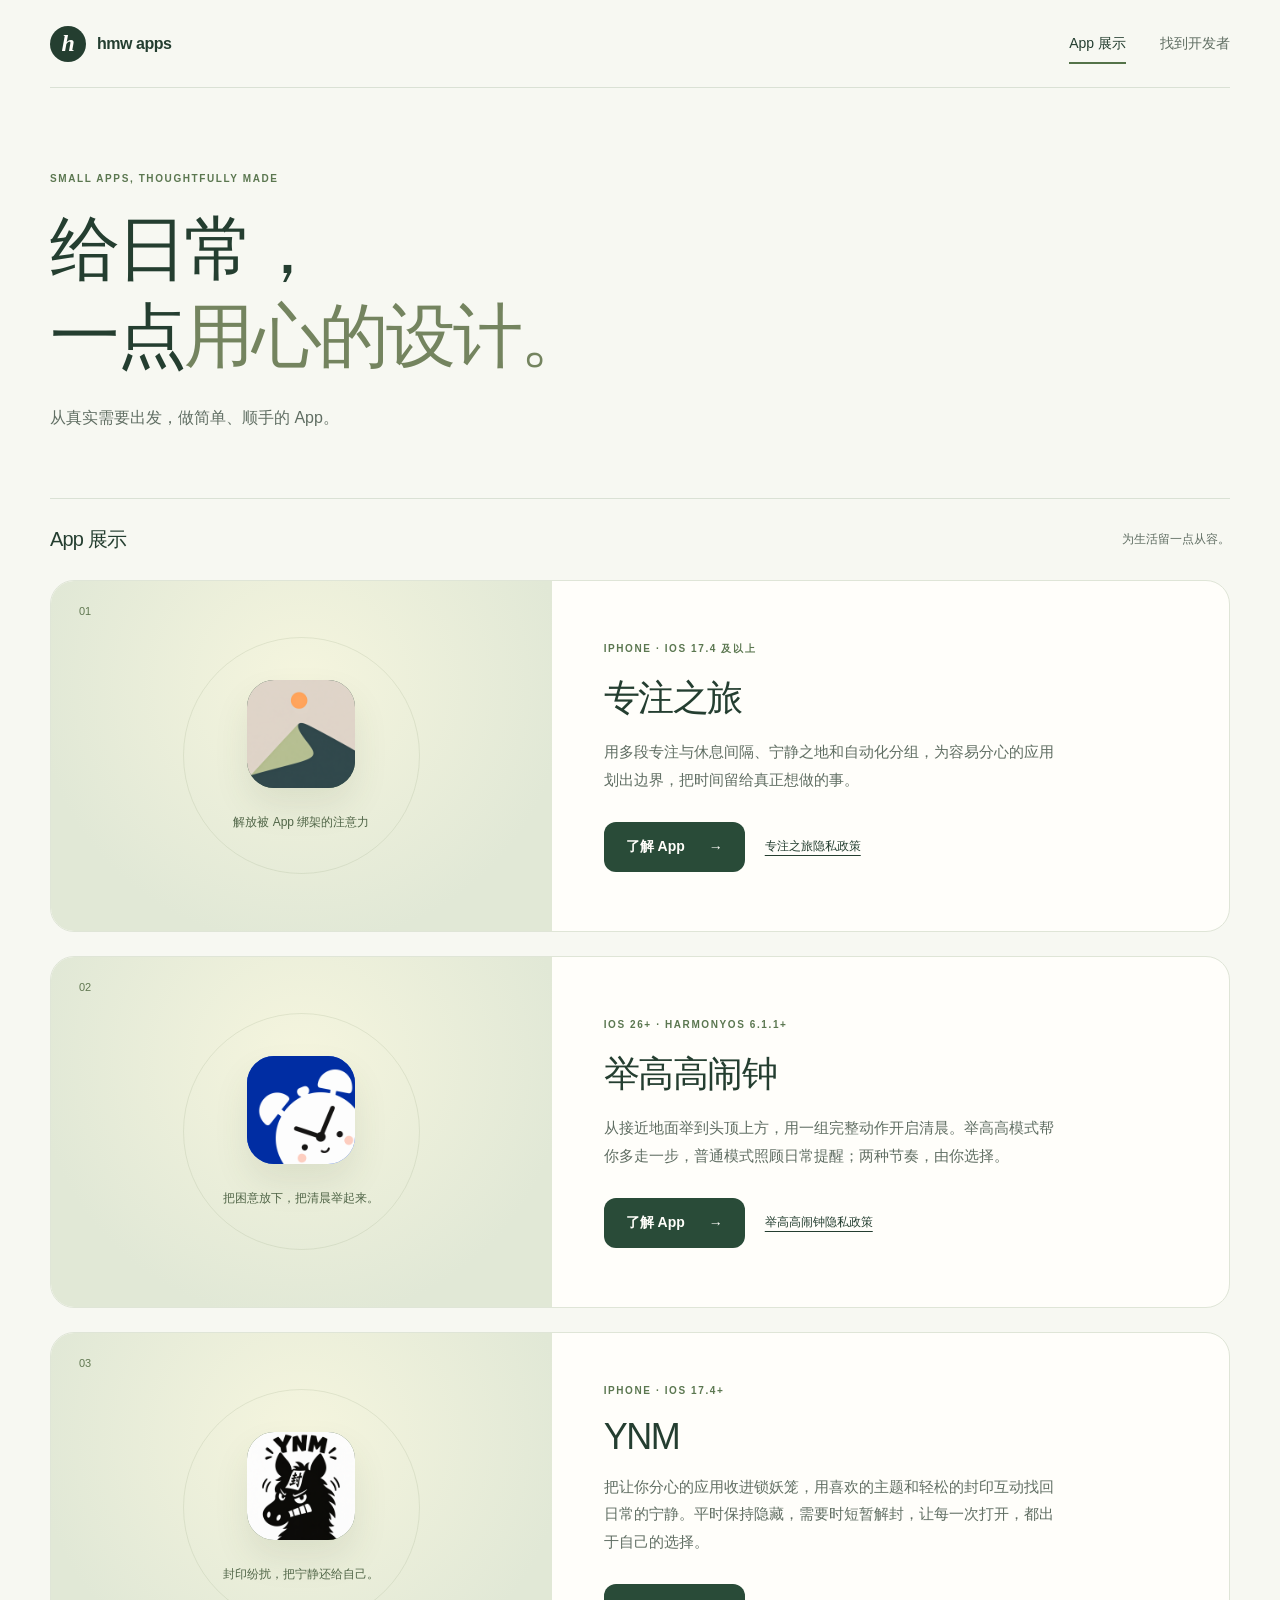
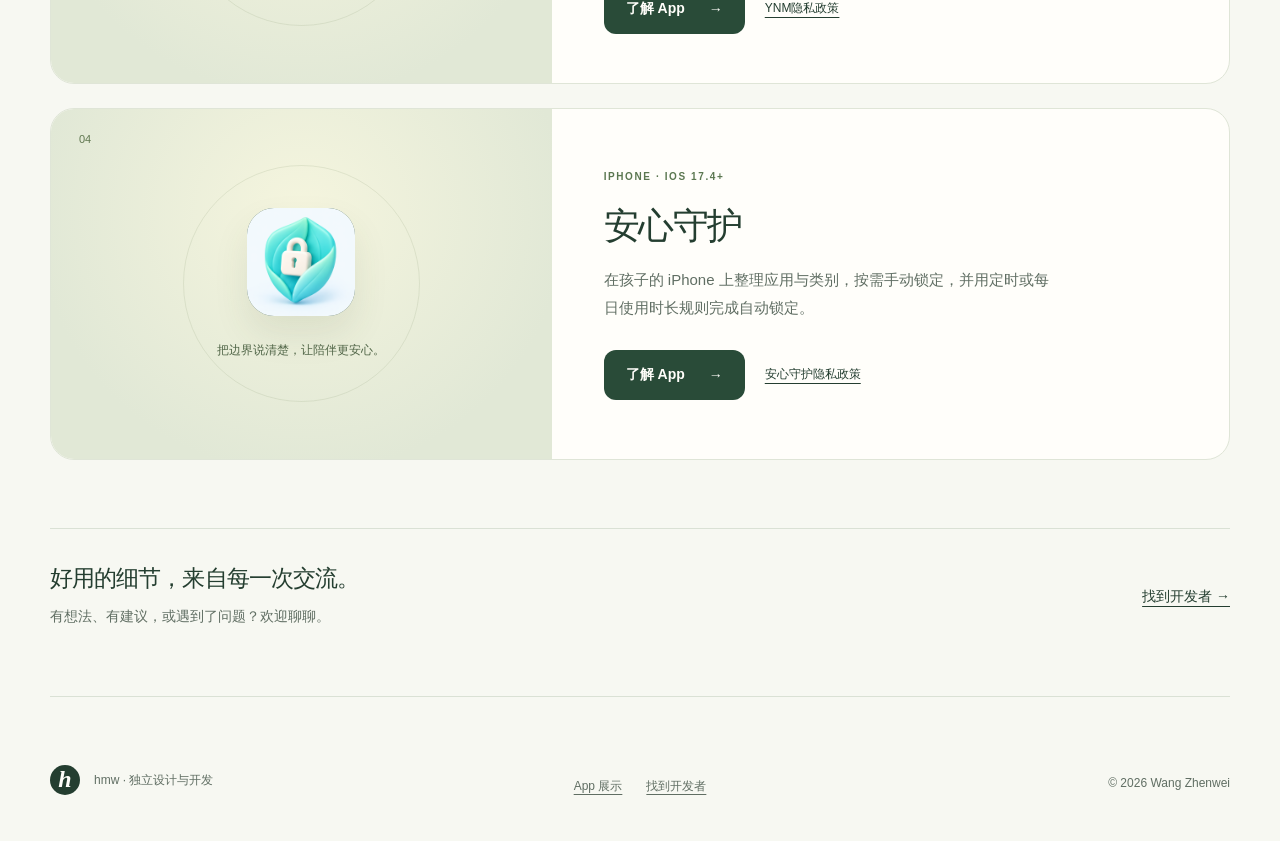
<file: index.html>
<!doctype html>
<html lang="zh-CN">
<head>
<meta charset="UTF-8"><meta name="viewport" content="width=device-width, initial-scale=1.0">
<meta name="description" content="hmw 的独立应用作品。了解功能、前往下载，或查看每款 App 的独立隐私政策。"><meta name="theme-color" content="#f7f8f2">
<title>App 展示 · hmw</title>
<link rel="icon" href="./assets/favicon.svg" type="image/svg+xml">
<link rel="stylesheet" href="./assets/styles.css"><link rel="stylesheet" href="./assets/public.css">
<script type="module" src="./assets/site.js"></script>
</head>
<body data-page="home" class="public-page">
<a class="skip-link" href="#main-content">跳到主要内容</a>
<header class="site-header"><a class="brand" href="./"><span class="brand-mark" aria-hidden="true">h</span><span>hmw apps</span></a><nav class="site-nav" aria-label="主导航"><a aria-current="page" class="is-active" href="./">App 展示</a><a  href="./support/">找到开发者</a></nav></header>
<main id="main-content">
<section class="gallery-intro shell"><p class="kicker">SMALL APPS, THOUGHTFULLY MADE</p><h1>给日常，<br>一点<span>用心的设计。</span></h1><p>从真实需要出发，做简单、顺手的 App。</p></section>
<section class="gallery-products shell" id="apps" aria-labelledby="apps-title"><div class="gallery-heading"><h2 id="apps-title">App 展示</h2><span>为生活留一点从容。</span></div><div data-app-grid class="gallery-grid"></div><noscript><p>请启用 JavaScript 查看应用列表。</p></noscript></section>
<section class="gallery-contact shell"><div><h2>好用的细节，来自每一次交流。</h2><p>有想法、有建议，或遇到了问题？欢迎聊聊。</p></div><a class="text-link" href="./support/">找到开发者 →</a></section></main>
<footer class="site-footer shell"><div><span class="brand-mark brand-mark-small" aria-hidden="true">h</span><p>hmw · 独立设计与开发</p></div><div class="footer-links"><a href="./">App 展示</a><a href="./support/">找到开发者</a></div><p>© <span data-current-year></span> Wang Zhenwei</p></footer>
</body></html>
</file>
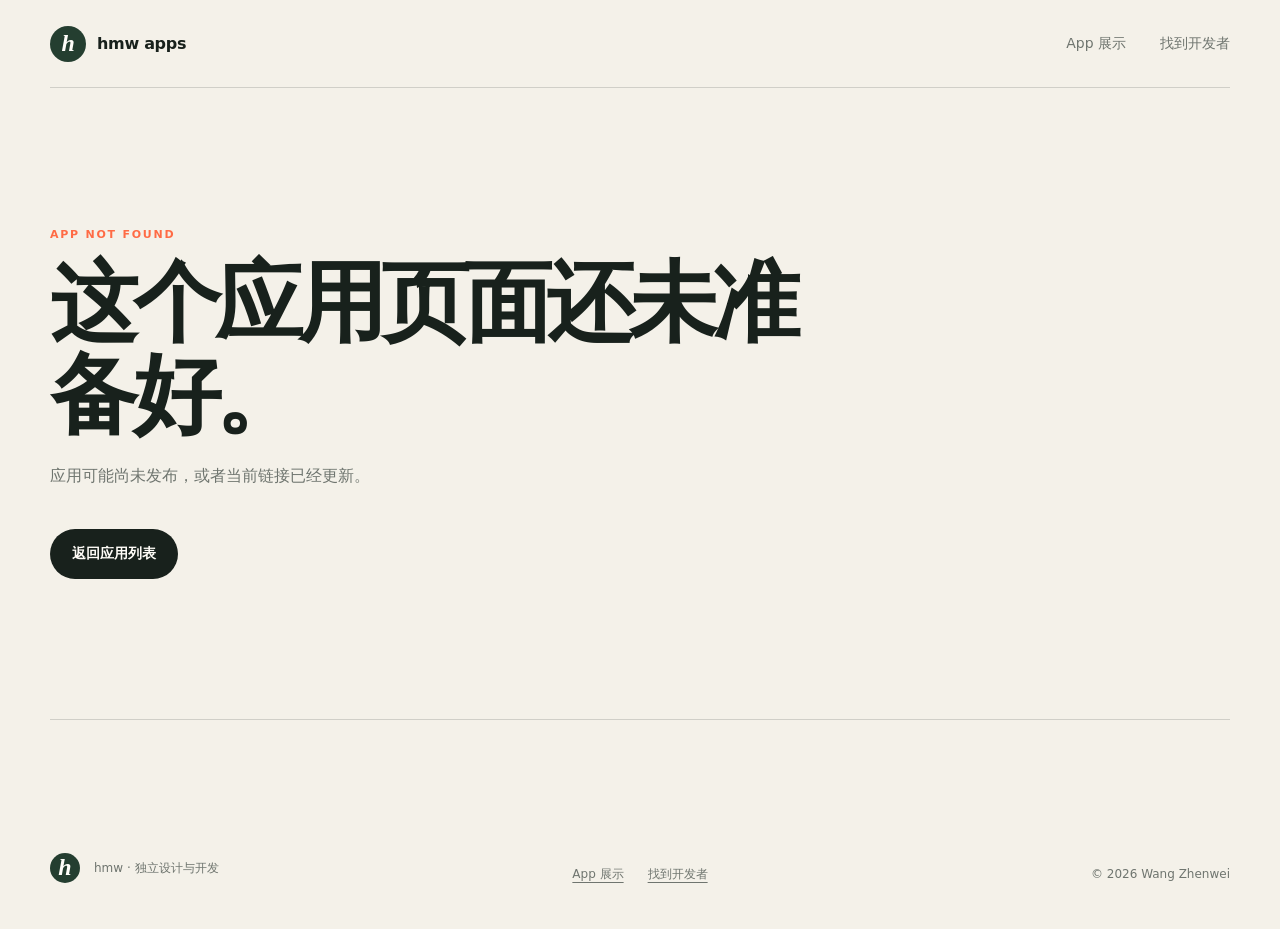
<file: app/index.html>
<!doctype html>
<html lang="zh-CN">
  <head>
    <meta charset="UTF-8" />
    <meta name="viewport" content="width=device-width, initial-scale=1.0" />
    <meta name="theme-color" content="#f6f3ec" />
    <title>应用 · HMW Apps</title>
    <link rel="icon" href="../assets/favicon.svg" type="image/svg+xml" />
    <link rel="stylesheet" href="../assets/styles.css" />
    <link rel="stylesheet" href="../assets/public.css" />
    <script type="module" src="../assets/site.js"></script>
  </head>
  <body data-page="app">
    <header class="site-header"><a class="brand" href="../"><span class="brand-mark" aria-hidden="true">h</span><span>hmw apps</span></a><nav class="site-nav" aria-label="主导航"><a  href="../">App 展示</a><a  href="../support/">找到开发者</a></nav></header>
    <main data-app-detail><noscript><p class="shell">请启用 JavaScript 以查看应用介绍与下载入口。</p></noscript></main>
    <footer class="site-footer shell"><div><span class="brand-mark brand-mark-small" aria-hidden="true">h</span><p>hmw · 独立设计与开发</p></div><div class="footer-links"><a href="../">App 展示</a><a href="../support/">找到开发者</a></div><p>© <span data-current-year></span> Wang Zhenwei</p></footer>
  </body>
</html>
</file>
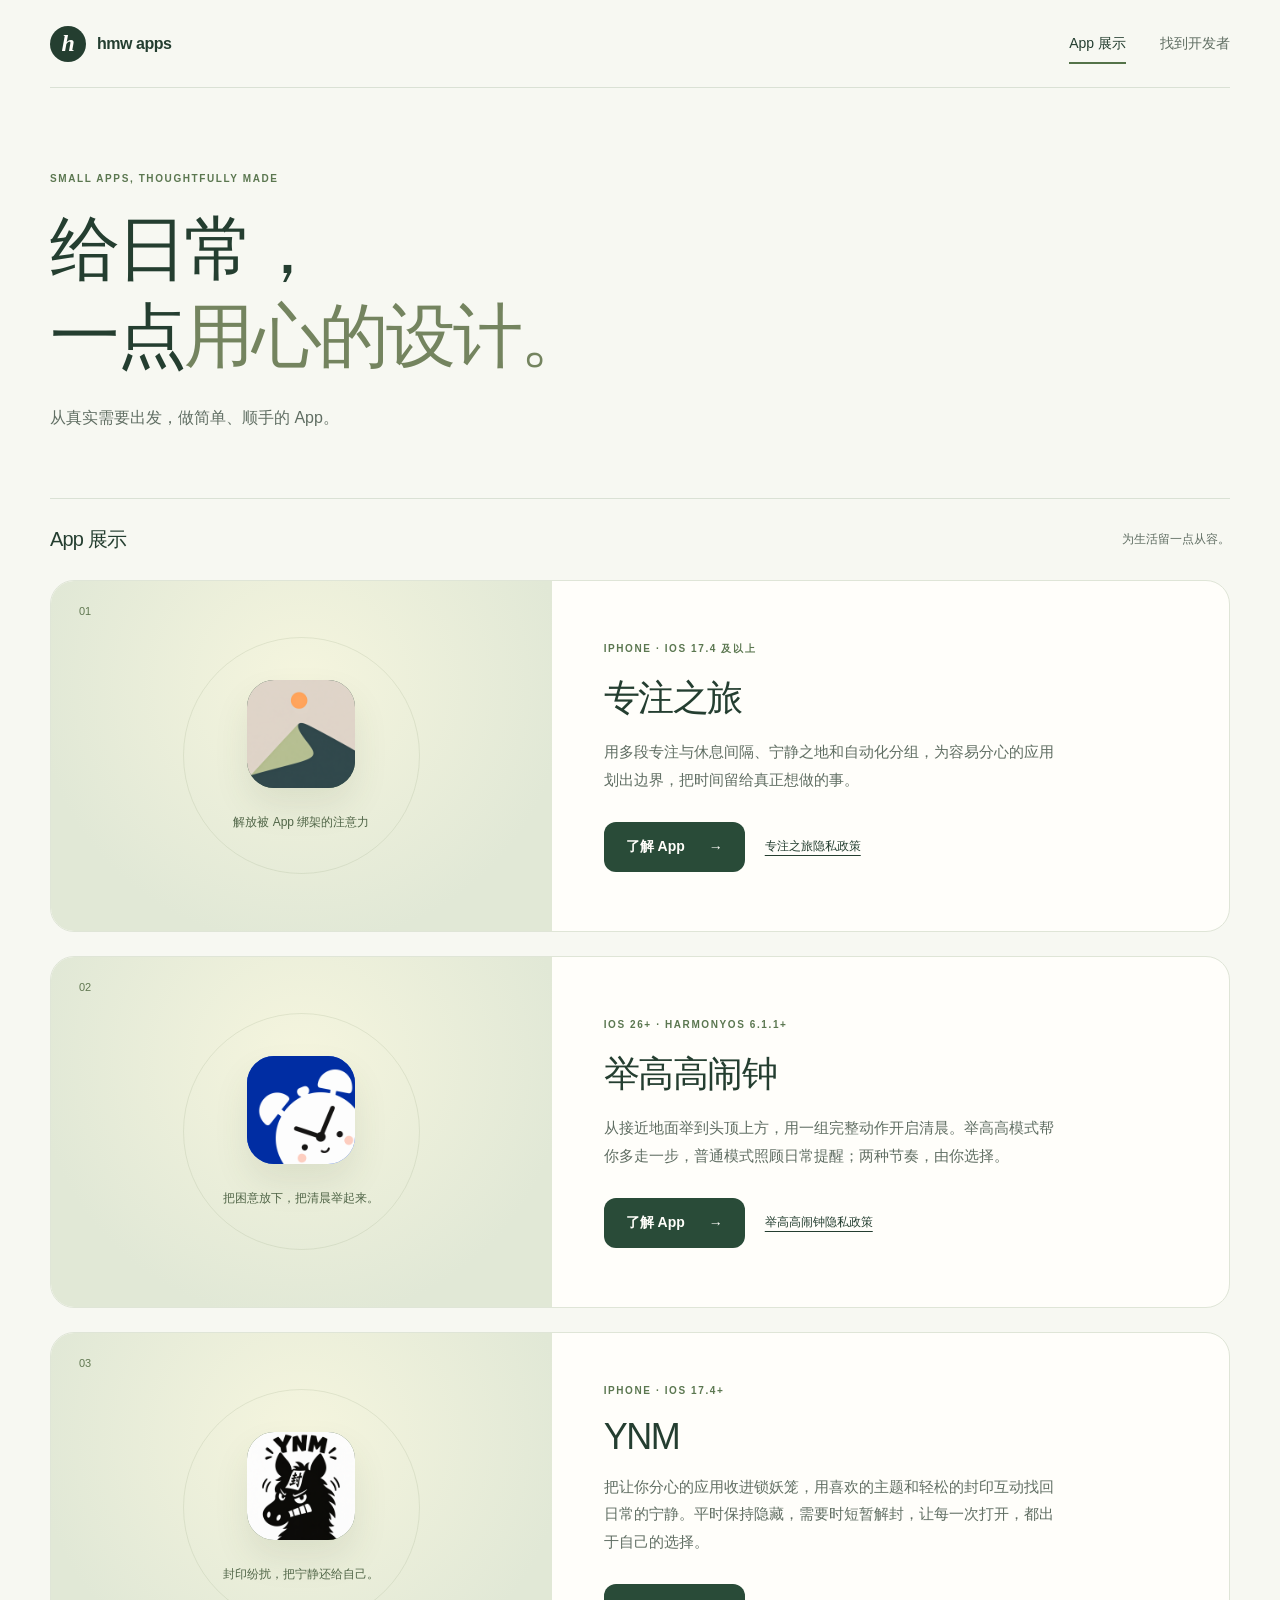
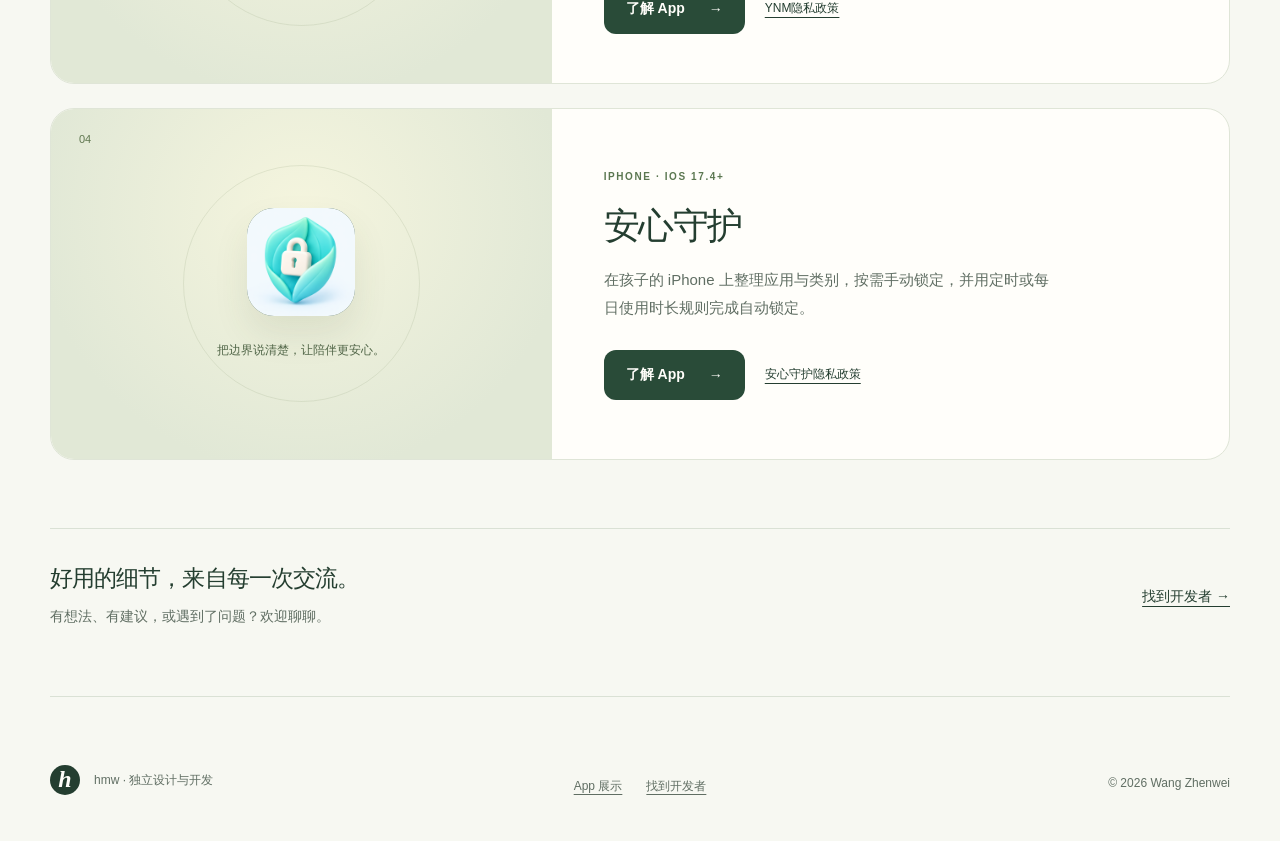
<file: privacy/index.html>
<!doctype html>
<html lang="zh-CN">
<head>
<meta charset="UTF-8"><meta name="viewport" content="width=device-width, initial-scale=1.0">
<meta name="description" content="每款 App 使用自己的隐私政策。"><meta name="theme-color" content="#f7f8f2">
<title>App 隐私政策 · hmw</title>
<link rel="icon" href="../assets/favicon.svg" type="image/svg+xml">
<link rel="stylesheet" href="../assets/styles.css"><link rel="stylesheet" href="../assets/public.css">
<script type="module" src="../assets/site.js"></script>
</head>
<body data-page="privacy" class="public-page">
<a class="skip-link" href="#main-content">跳到主要内容</a>
<header class="site-header"><a class="brand" href="../"><span class="brand-mark" aria-hidden="true">h</span><span>hmw apps</span></a><nav class="site-nav" aria-label="主导航"><a  href="../">App 展示</a><a  href="../support/">找到开发者</a></nav></header>
<main id="main-content"><div class="policy-layout shell"><aside class="policy-aside"><p class="kicker" data-privacy-name>APP PRIVACY</p><h1>隐私政策</h1><p>最后更新：<span data-privacy-updated>—</span></p><nav class="policy-switcher" data-privacy-apps aria-label="返回应用"></nav></aside><article class="policy-content" data-privacy-content><div class="policy-lead"><span aria-hidden="true">◌</span><p data-privacy-summary></p></div></article></div><noscript><p class="shell">请启用 JavaScript 查看所选 App 的独立政策。<a href="../#apps">返回 App 展示</a></p></noscript></main>
<footer class="site-footer shell"><div><span class="brand-mark brand-mark-small" aria-hidden="true">h</span><p>hmw · 独立设计与开发</p></div><div class="footer-links"><a href="../">App 展示</a><a href="../support/">找到开发者</a></div><p>© <span data-current-year></span> Wang Zhenwei</p></footer>
</body></html>
</file>
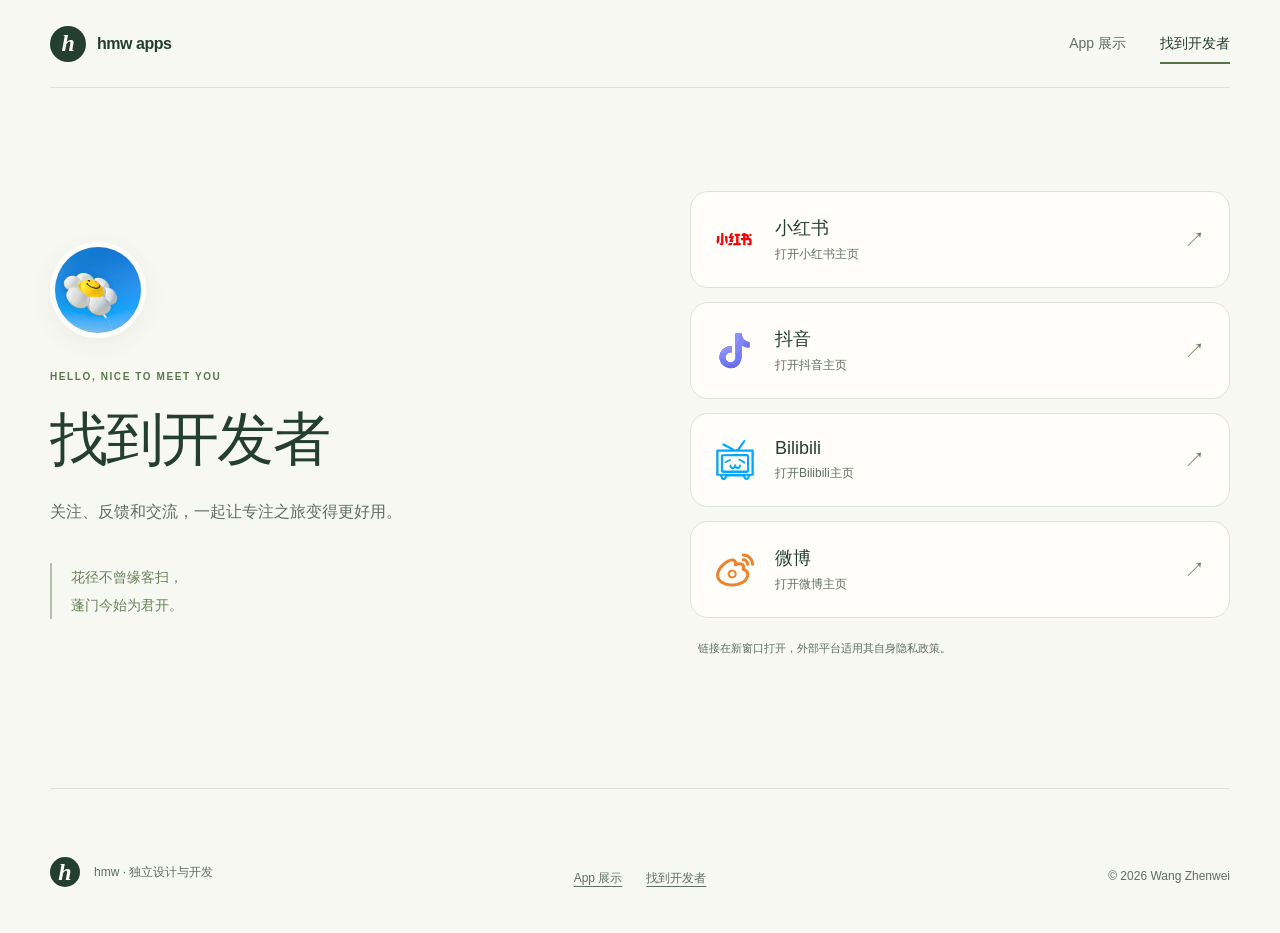
<file: support/index.html>
<!doctype html>
<html lang="zh-CN">
<head>
<meta charset="UTF-8"><meta name="viewport" content="width=device-width, initial-scale=1.0">
<meta name="description" content="关注、反馈和交流，一起让专注之旅变得更好用。小红书、抖音、Bilibili、微博。"><meta name="theme-color" content="#f7f8f2">
<title>找到开发者 · hmw</title>
<link rel="icon" href="../assets/favicon.svg" type="image/svg+xml">
<link rel="stylesheet" href="../assets/styles.css"><link rel="stylesheet" href="../assets/public.css">
<script type="module" src="../assets/site.js"></script>
</head>
<body data-page="developer" class="public-page">
<a class="skip-link" href="#main-content">跳到主要内容</a>
<header class="site-header"><a class="brand" href="../"><span class="brand-mark" aria-hidden="true">h</span><span>hmw apps</span></a><nav class="site-nav" aria-label="主导航"><a  href="../">App 展示</a><a aria-current="page" class="is-active" href="../support/">找到开发者</a></nav></header>
<main id="main-content">
<section class="developer-layout shell"><div class="developer-intro"><img class="developer-portrait" src="../assets/developer/portrait.jpg" width="96" height="96" alt="开发者头像"><p class="kicker">HELLO, NICE TO MEET YOU</p><h1>找到开发者</h1><p>关注、反馈和交流，一起让专注之旅变得更好用。</p><div class="developer-poem">花径不曾缘客扫，<br>蓬门今始为君开。</div></div><div><nav class="social-list" aria-label="开发者社交媒体">
<a class="social-card" href="https://www.xiaohongshu.com/user/profile/5d416e1d00000000160105f4" target="_blank" rel="noopener noreferrer"><img src="../assets/developer/xhs.svg" alt="" width="40" height="40"><span><strong>小红书</strong><small>打开小红书主页</small></span><span class="social-arrow" aria-hidden="true">↗</span><span class="sr-only">（新窗口打开）</span></a>
<a class="social-card" href="https://v.douyin.com/5BhLLLYTU9A/" target="_blank" rel="noopener noreferrer"><img src="../assets/developer/tiktok.svg" alt="" width="40" height="40"><span><strong>抖音</strong><small>打开抖音主页</small></span><span class="social-arrow" aria-hidden="true">↗</span><span class="sr-only">（新窗口打开）</span></a>
<a class="social-card" href="https://b23.tv/kiXKQAC" target="_blank" rel="noopener noreferrer"><img src="../assets/developer/bilibili.svg" alt="" width="40" height="40"><span><strong>Bilibili</strong><small>打开Bilibili主页</small></span><span class="social-arrow" aria-hidden="true">↗</span><span class="sr-only">（新窗口打开）</span></a>
<a class="social-card" href="https://weibo.com/u/2357362087" target="_blank" rel="noopener noreferrer"><img src="../assets/developer/weibo.svg" alt="" width="40" height="40"><span><strong>微博</strong><small>打开微博主页</small></span><span class="social-arrow" aria-hidden="true">↗</span><span class="sr-only">（新窗口打开）</span></a>
</nav><p class="social-note">链接在新窗口打开，外部平台适用其自身隐私政策。</p></div></section></main>
<footer class="site-footer shell"><div><span class="brand-mark brand-mark-small" aria-hidden="true">h</span><p>hmw · 独立设计与开发</p></div><div class="footer-links"><a href="../">App 展示</a><a href="../support/">找到开发者</a></div><p>© <span data-current-year></span> Wang Zhenwei</p></footer>
</body></html>
</file>
<file: assets/styles.css>
:root {
  --paper: #f4f1e9;
  --ink: #18211c;
  --muted: #6f756f;
  --line: rgba(24, 33, 28, 0.16);
  --soft: #e8e4da;
  --orange: #ff6b45;
  --green: #173d2c;
  --white: #fffdf8;
  --shell: min(1180px, calc(100vw - 64px));
}

* { box-sizing: border-box; }
html { scroll-behavior: smooth; }
body { margin: 0; color: var(--ink); background: var(--paper); font-family: "DM Sans", "Noto Sans SC", system-ui, sans-serif; -webkit-font-smoothing: antialiased; }
a { color: inherit; }
img { display: block; max-width: 100%; }
.shell { width: var(--shell); margin-inline: auto; }

.site-header { width: var(--shell); height: 88px; margin: 0 auto; display: flex; align-items: center; justify-content: space-between; border-bottom: 1px solid var(--line); }
.brand { display: inline-flex; align-items: center; gap: 11px; font-weight: 600; text-decoration: none; letter-spacing: -.02em; }
.brand-mark { display: grid; flex-shrink: 0; width: 36px; height: 36px; place-items: center; border-radius: 50%; color: #fffefa; background: #243e30; font-family: Georgia, serif; font-size: 24px; font-style: italic; font-weight: 600; }
.brand-mark-small { width: 30px; height: 30px; }
.site-nav { display: flex; gap: 34px; font-size: 14px; }
.site-nav a { position: relative; color: var(--muted); text-decoration: none; }
.site-nav a:hover, .site-nav a.is-active { color: var(--ink); }
.site-nav a.is-active::after { content: ""; position: absolute; right: 0; bottom: -10px; left: 0; height: 2px; background: var(--orange); }

.hero { position: relative; min-height: 680px; padding: 110px 0 90px; overflow: hidden; }
.eyebrow, .kicker { text-transform: uppercase; letter-spacing: .16em; font-size: 11px; font-weight: 600; }
.eyebrow { display: flex; align-items: center; gap: 10px; color: var(--muted); }
.eyebrow span { width: 7px; height: 7px; border-radius: 50%; background: var(--orange); }
.hero h1 { position: relative; z-index: 1; max-width: 820px; margin: 28px 0 26px; font-size: clamp(56px, 7.4vw, 104px); line-height: 1.04; letter-spacing: -.07em; font-weight: 600; }
.hero h1 em { color: var(--orange); font-style: normal; }
.hero-copy { max-width: 530px; margin: 0; color: var(--muted); font-size: 17px; line-height: 1.8; }
.hero-actions { display: flex; align-items: center; gap: 28px; margin-top: 36px; }
.button { display: inline-flex; min-height: 50px; padding: 0 22px; align-items: center; justify-content: center; gap: 24px; border: 0; border-radius: 100px; text-decoration: none; font-size: 14px; font-weight: 600; }
.button-primary { color: var(--white); background: var(--ink); }
.button-primary:hover { background: var(--orange); }
.button-muted { color: var(--muted); background: var(--soft); }
.text-link { text-underline-offset: 5px; font-size: 14px; font-weight: 500; }
.hero-orbit { position: absolute; right: 0; bottom: 60px; width: 450px; height: 450px; }
.orbit-ring { position: absolute; inset: 20px; border: 1px solid var(--line); border-radius: 50%; }
.orbit-ring::before, .orbit-ring::after { content: ""; position: absolute; border: 1px solid var(--line); border-radius: 50%; }
.orbit-ring::before { inset: 60px; }.orbit-ring::after { inset: 130px; background: var(--orange); border: 0; }
.orbit-card { position: absolute; z-index: 2; width: 118px; height: 142px; padding: 18px; display: flex; flex-direction: column; justify-content: space-between; background: rgba(255,253,248,.85); border: 1px solid rgba(255,255,255,.7); border-radius: 16px; box-shadow: 0 24px 60px rgba(24,33,28,.12); backdrop-filter: blur(12px); }
.orbit-card span { color: var(--muted); font-size: 12px; }.orbit-card strong { font-size: 34px; font-weight: 500; }
.orbit-card-a { top: 30px; right: 42px; transform: rotate(8deg); }.orbit-card-b { bottom: 32px; left: 8px; transform: rotate(-9deg); }
.orbit-dot { position: absolute; top: 48%; left: 4px; width: 10px; height: 10px; background: var(--green); border-radius: 50%; }

.apps-section { padding: 100px 0 120px; border-top: 1px solid var(--line); }
.section-heading { display: flex; justify-content: space-between; align-items: end; gap: 32px; margin-bottom: 54px; }
.kicker { margin: 0 0 16px; color: var(--orange); }
.section-heading h2, .principles h2, .policy-aside h1, .feature-section h2 { margin: 0; font-size: clamp(38px, 5vw, 64px); line-height: 1.08; letter-spacing: -.055em; font-weight: 600; }
.section-heading > p { max-width: 350px; margin: 0; color: var(--muted); line-height: 1.7; }
.app-grid { display: grid; grid-template-columns: repeat(3, 1fr); gap: 18px; }
.app-card { min-height: 450px; padding: 26px; display: flex; flex-direction: column; background: var(--white); border: 1px solid var(--line); border-radius: 22px; transition: transform .25s ease, box-shadow .25s ease; }
.app-card:hover { transform: translateY(-5px); box-shadow: 0 20px 60px rgba(24,33,28,.08); }
.app-card-top { display: flex; align-items: start; justify-content: space-between; }
.app-icon { display: grid; width: 82px; height: 82px; place-items: center; overflow: hidden; border-radius: 22px; color: white; background: var(--accent); font-size: 24px; font-weight: 700; box-shadow: inset 0 0 0 1px rgba(0,0,0,.06); }
.app-icon img { width: 100%; height: 100%; object-fit: cover; }
.app-number, .empty-index { color: var(--muted); font-size: 11px; letter-spacing: .14em; }
.app-card-body { margin: auto 0 26px; }.app-platform { color: var(--orange) !important; font-size: 11px !important; text-transform: uppercase; letter-spacing: .12em; font-weight: 600; }
.app-card h3 { margin: 10px 0; font-size: 28px; letter-spacing: -.04em; }.app-card p { margin: 0; color: var(--muted); font-size: 14px; line-height: 1.7; }
.card-link { padding-top: 18px; display: flex; justify-content: space-between; border-top: 1px solid var(--line); font-size: 13px; font-weight: 600; text-decoration: none; }
.empty-state { grid-column: 1 / -1; min-height: 250px; padding: 36px; display: grid; grid-template-columns: auto 1fr auto; gap: 28px; align-items: center; border: 1px dashed var(--line); border-radius: 22px; }
.empty-symbol { display: grid; width: 72px; height: 72px; place-items: center; color: var(--orange); background: var(--white); border-radius: 50%; font-size: 22px; }
.empty-state h3 { margin: 0 0 8px; font-size: 26px; }.empty-state p { margin: 0; color: var(--muted); }

.principles { padding: 110px 0; display: grid; grid-template-columns: .9fr 1.1fr; gap: 90px; border-top: 1px solid var(--line); }
.principle-list article { padding: 28px 0; display: grid; grid-template-columns: 56px 1fr; border-bottom: 1px solid var(--line); }
.principle-list article:first-child { border-top: 1px solid var(--line); }.principle-list span { color: var(--orange); font-size: 12px; }
.principle-list h3 { margin: 0 0 8px; font-size: 20px; }.principle-list p { margin: 0; color: var(--muted); line-height: 1.7; }

.site-footer { min-height: 210px; padding: 46px 0; display: grid; grid-template-columns: 1fr auto 1fr; align-items: end; gap: 40px; border-top: 1px solid var(--line); color: var(--muted); font-size: 12px; }
.site-footer > div:first-child { display: flex; align-items: center; gap: 14px; }.site-footer p { margin: 0; line-height: 1.5; }.site-footer > p { text-align: right; }
.footer-links { display: flex; gap: 24px; }.footer-links a { text-underline-offset: 4px; }

.app-hero { min-height: 680px; padding: 90px 0; display: grid; grid-template-columns: 1fr 1fr; align-items: center; gap: 80px; }
.app-icon-large { width: 112px; height: 112px; margin-bottom: 38px; border-radius: 28px; font-size: 32px; }
.app-hero h1 { margin: 4px 0 6px; font-size: clamp(60px, 8vw, 108px); line-height: 1; letter-spacing: -.07em; }
.app-tagline { margin: 0 0 24px !important; color: var(--ink) !important; font-size: 26px !important; }.app-hero-copy > p { max-width: 520px; color: var(--muted); line-height: 1.8; }
.device-stage { min-height: 540px; display: grid; place-items: center; border-radius: 50%; background: color-mix(in srgb, var(--accent), transparent 78%); }
.device { width: 250px; height: 505px; padding: 10px; position: relative; border: 3px solid var(--ink); border-radius: 48px; background: var(--ink); transform: rotate(5deg); box-shadow: 28px 38px 70px rgba(24,33,28,.2); }
.device-screen { width: 100%; height: 100%; display: grid; place-items: center; border-radius: 37px; color: white; background: var(--accent); font-size: 38px; font-weight: 700; }.device-island { position: absolute; z-index: 2; top: 20px; left: 50%; width: 80px; height: 22px; border-radius: 20px; background: var(--ink); transform: translateX(-50%); }
.feature-section { padding: 110px 0; border-top: 1px solid var(--line); }.feature-grid { display: grid; grid-template-columns: repeat(3, 1fr); gap: 18px; }.feature-card { min-height: 260px; padding: 28px; border-radius: 20px; background: var(--white); }.feature-card > span { color: var(--orange); font-size: 12px; }.feature-card h3 { margin: 88px 0 10px; font-size: 22px; }.feature-card p { margin: 0; color: var(--muted); line-height: 1.7; }
.message-page { min-height: 620px; padding: 140px 0; }.message-page h1 { max-width: 780px; margin: 0 0 24px; font-size: clamp(48px, 7vw, 88px); line-height: 1.05; letter-spacing: -.06em; }.message-page > p:not(.kicker) { color: var(--muted); }.message-page .button { margin-top: 26px; }

.policy-layout { padding: 100px 0 130px; display: grid; grid-template-columns: 320px 1fr; gap: 100px; align-items: start; }
.policy-aside { position: sticky; top: 50px; }.policy-aside > p:not(.kicker) { color: var(--muted); font-size: 12px; }.policy-switcher { margin-top: 45px; display: flex; flex-direction: column; border-top: 1px solid var(--line); }.policy-switcher a { padding: 14px 0; border-bottom: 1px solid var(--line); color: var(--muted); font-size: 13px; text-decoration: none; }.policy-switcher a.is-active { color: var(--ink); font-weight: 600; }
.policy-lead { margin-bottom: 40px; padding: 28px; display: grid; grid-template-columns: auto 1fr; gap: 24px; background: var(--green); border-radius: 18px; color: var(--white); }.policy-lead span { color: #9ad0b5; font-size: 25px; }.policy-lead p { margin: 0; font-size: 18px; line-height: 1.7; }
.policy-content > section { padding: 30px 0; display: grid; grid-template-columns: 54px 1fr; border-bottom: 1px solid var(--line); }.policy-content > section > span { color: var(--orange); font-size: 12px; }.policy-content h2 { margin: -4px 0 12px; font-size: 22px; }.policy-content section p { margin: 0; color: var(--muted); line-height: 1.85; }.policy-content section a { color: var(--ink); text-underline-offset: 4px; }
.policy-content section p + p { margin-top: 12px; }.policy-content .policy-action { margin-top: 16px; }

@media (max-width: 850px) {
  :root { --shell: min(100% - 36px, 720px); }
  .site-header { height: 76px; }.site-nav { gap: 18px; }.site-nav a { font-size: 13px; }
  .hero { min-height: auto; padding: 80px 0 390px; }.hero-orbit { right: 50%; bottom: 8px; width: 360px; height: 360px; transform: translateX(50%); }.hero-copy { max-width: 600px; }
  .app-grid, .feature-grid { grid-template-columns: 1fr 1fr; }.principles, .app-hero, .policy-layout { grid-template-columns: 1fr; gap: 55px; }
  .policy-aside { position: static; }.policy-switcher { margin-top: 28px; }.device-stage { min-height: 570px; }

}

@media (max-width: 580px) {
  :root { --shell: calc(100% - 30px); }.brand > span:last-child { display: none; }.site-nav { gap: 15px; }
  .hero { padding-top: 64px; }.hero h1 { font-size: 52px; }.hero-actions { align-items: flex-start; flex-direction: column; gap: 20px; }.hero-orbit { width: 320px; height: 320px; }
  .section-heading { align-items: start; flex-direction: column; }.app-grid, .feature-grid { grid-template-columns: 1fr; }.empty-state { padding: 28px; grid-template-columns: auto 1fr; }.empty-index { display: none; }
  .principles { padding: 80px 0; gap: 45px; }.app-hero { padding: 70px 0; }.device-stage { min-height: 480px; }.device { width: 210px; height: 425px; }
  .policy-layout { padding: 70px 0 90px; }.policy-content > section { grid-template-columns: 38px 1fr; }.policy-lead { grid-template-columns: 1fr; }
  .policy-aside h1 { font-size: 48px; }
  .site-footer { padding: 38px 0; grid-template-columns: 1fr 1fr; align-items: start; }.site-footer > p { grid-column: 1 / -1; text-align: left; }.footer-links { flex-direction: column; gap: 10px; align-items: end; }
}

@media (prefers-reduced-motion: reduce) { html { scroll-behavior: auto; } * { transition: none !important; } }
</file>
<file: assets/public.css>
/* 公共展示与开发者页面：系统字体、原生链接、零外部资源。 */
.public-page { --paper: #f7f8f2; --ink: #243e30; --muted: #606e63; --line: #dae1d5; --orange: #547349; --white: #fffefa; font-family: -apple-system, BlinkMacSystemFont, "PingFang SC", "Microsoft YaHei", sans-serif; }
.public-page .site-header { height: 88px; }.public-page .brand { letter-spacing: -.03em; }
.public-page .site-nav a { padding-block: 12px; }.public-page .site-nav a.is-active::after { bottom: 1px; }
.public-page :focus-visible { outline: 3px solid #8d6929; outline-offset: 5px; }
.skip-link, .sr-only { position: absolute; width: 1px; height: 1px; overflow: hidden; clip-path: inset(50%); }.skip-link:focus { position: fixed; z-index: 50; top: 12px; left: 12px; width: auto; height: auto; padding: 14px; background: white; clip-path: none; }
.public-page h1, .public-page h2, .public-page h3 { font-weight: 500; letter-spacing: -.04em; }.public-page p { line-height: 1.85; }
.public-page .kicker { color: #5b7750; font-size: 10px; line-height: 1.8; }.public-page .button-primary { background: #294b38; }.public-page .button-primary:hover { background: #42623d; }.public-page .text-link { line-height: 1.8; }
.gallery-intro { padding: 82px 0 65px; }.gallery-intro h1 { font-size: clamp(44px, 5.5vw, 76px); line-height: 1.23; margin: 18px 0 24px; }.gallery-intro h1 span { color: #74845f; }.gallery-intro > p:last-child { color: var(--muted); font-size: 16px; margin-bottom: 0; }
.gallery-products { padding-bottom: 68px; }.gallery-heading { display: flex; justify-content: space-between; align-items: center; border-top: 1px solid var(--line); padding: 27px 0; }.gallery-heading h2 { margin: 0; font-size: 20px; }.gallery-heading span { color: var(--muted); font-size: 12px; }
.gallery-grid { display: grid; gap: 24px; }.gallery-app { display: grid; grid-template-columns: .85fr 1.15fr; background: #fffefa; border: 1px solid #dfe5d7; border-radius: 24px; overflow: hidden; }
.gallery-app-art { position: relative; min-height: 350px; display: flex; flex-direction: column; align-items: center; justify-content: center; gap: 26px; background: radial-gradient(ellipse at 50% 30%, #f5f5de, #e1e8d6 75%); padding: 40px 20px; }.gallery-app-art::before { content: ""; position: absolute; width: 235px; height: 235px; border: 1px solid #8f9e7d30; border-radius: 50%; }.gallery-icon { position: relative; width: 108px; height: 108px; border-radius: 27px; box-shadow: 0 18px 35px #3a50341a; }.gallery-art-caption { position: relative; color: #506547; font-size: 12px; }.gallery-index { position: absolute; top: 24px; left: 28px; color: #617851; font-size: 11px; }
.gallery-app-copy { align-self: center; padding: 46px 52px; }.gallery-app-copy h3 { font-size: 36px; margin: 14px 0; }.gallery-app-copy > p:not(.kicker) { color: var(--muted); font-size: 15px; max-width: 450px; }.gallery-app-links { display: flex; align-items: center; flex-wrap: wrap; gap: 20px; margin-top: 28px; }.gallery-app-links .button { border-radius: 12px; }.gallery-app-links .text-link { font-size: 12px; }
.gallery-contact { display: flex; justify-content: space-between; align-items: center; gap: 30px; padding: 34px 0 66px; border-top: 1px solid var(--line); }.gallery-contact h2 { margin: 0 0 10px; font-size: 23px; }.gallery-contact p { color: var(--muted); font-size: 14px; margin: 0; }.gallery-contact > a { flex-shrink: 0; }
.developer-layout { display: grid; grid-template-columns: 1fr 1fr; gap: 100px; padding: 95px 0 110px; min-height: 700px; align-items: center; }.developer-portrait { border-radius: 50%; object-fit: cover; border: 5px solid #fffefa; box-shadow: 0 6px 24px #324e3510; margin-bottom: 30px; }.developer-intro h1 { font-size: clamp(38px, 4.5vw, 60px); line-height: 1.3; margin: 0 0 20px; }.developer-intro > p:not(.kicker) { max-width: 400px; font-size: 16px; color: var(--muted); text-wrap: pretty; }.developer-poem { margin-top: 36px; border-left: 2px solid #b6c2a5; padding-left: 19px; color: #69805a; line-height: 2; font-size: 14px; }
.social-list { display: grid; gap: 14px; }.social-card { display: flex; gap: 20px; align-items: center; padding: 24px; border: 1px solid #dce3d6; border-radius: 18px; background: #fffefa; text-decoration: none; transition: transform .2s, border-color .2s, box-shadow .2s; }.social-card img { object-fit: contain; flex-shrink: 0; }.social-card strong { display: block; font-size: 18px; font-weight: 500; }.social-card small { display: block; color: var(--muted); font-size: 12px; margin-top: 6px; }.social-arrow { margin-left: auto; font-size: 21px; color: #6c815a; }.social-card:hover { transform: translateY(-2px); border-color: #a6b698; box-shadow: 0 8px 24px #314a3010; }.social-note { color: var(--muted); font-size: 11px; padding-inline: 8px; margin-top: 20px; }
.public-page .site-footer { min-height: 145px; }.app-help { margin-top: 28px; padding-top: 25px; border-top: 1px solid var(--line); }.app-help h3 { font-size: 18px; margin: 0 0 10px; }.app-help h2 { font-size: 24px; margin-bottom: 12px; }
@media (max-width: 850px) { .gallery-app-copy { padding: 30px; }.developer-layout { gap: 45px; padding-block: 70px; }.gallery-intro { padding-top: 60px; }.gallery-app-art { min-height: 330px; }.social-card { padding: 21px; } }
@media (max-width: 580px) { .public-page .site-header { height: 76px; }.public-page .brand > span:last-child { display: inline; font-size: 14px; }.public-page .site-nav { gap: 18px; }.public-page .site-nav a { font-size: 12px; }.gallery-intro { padding: 48px 0 42px; }.gallery-intro h1 { font-size: clamp(36px, 9.5vw, 52px); }.gallery-intro > p:last-child { font-size: 14px; }.gallery-heading { padding-block: 23px; }.gallery-heading span { font-size: 11px; }.gallery-app { grid-template-columns: 1fr; border-radius: 20px; }.gallery-app-art { min-height: 260px; }.gallery-app-art::before { width: 200px; height: 200px; }.gallery-app-copy { padding: 28px 24px 32px; }.gallery-app-copy h3 { font-size: 30px; }.gallery-app-copy > p:not(.kicker) { font-size: 14px; }.gallery-app-links { gap: 16px; }.gallery-products { padding-bottom: 42px; }.gallery-contact { align-items: flex-start; flex-direction: column; gap: 20px; padding-bottom: 44px; }.gallery-contact h2 { font-size: 21px; }.developer-layout { grid-template-columns: 1fr; gap: 36px; padding: 45px 0 55px; }.developer-portrait { width: 82px; height: 82px; margin-bottom: 23px; }.developer-poem { margin-top: 22px; }.developer-intro > p:not(.kicker) { font-size: 15px; }.social-card { padding: 22px; }.social-list { gap: 12px; }.public-page .site-footer { gap: 24px; } }
@media (prefers-reduced-motion: reduce) { .social-card:hover { transform: none; } }
</file>
